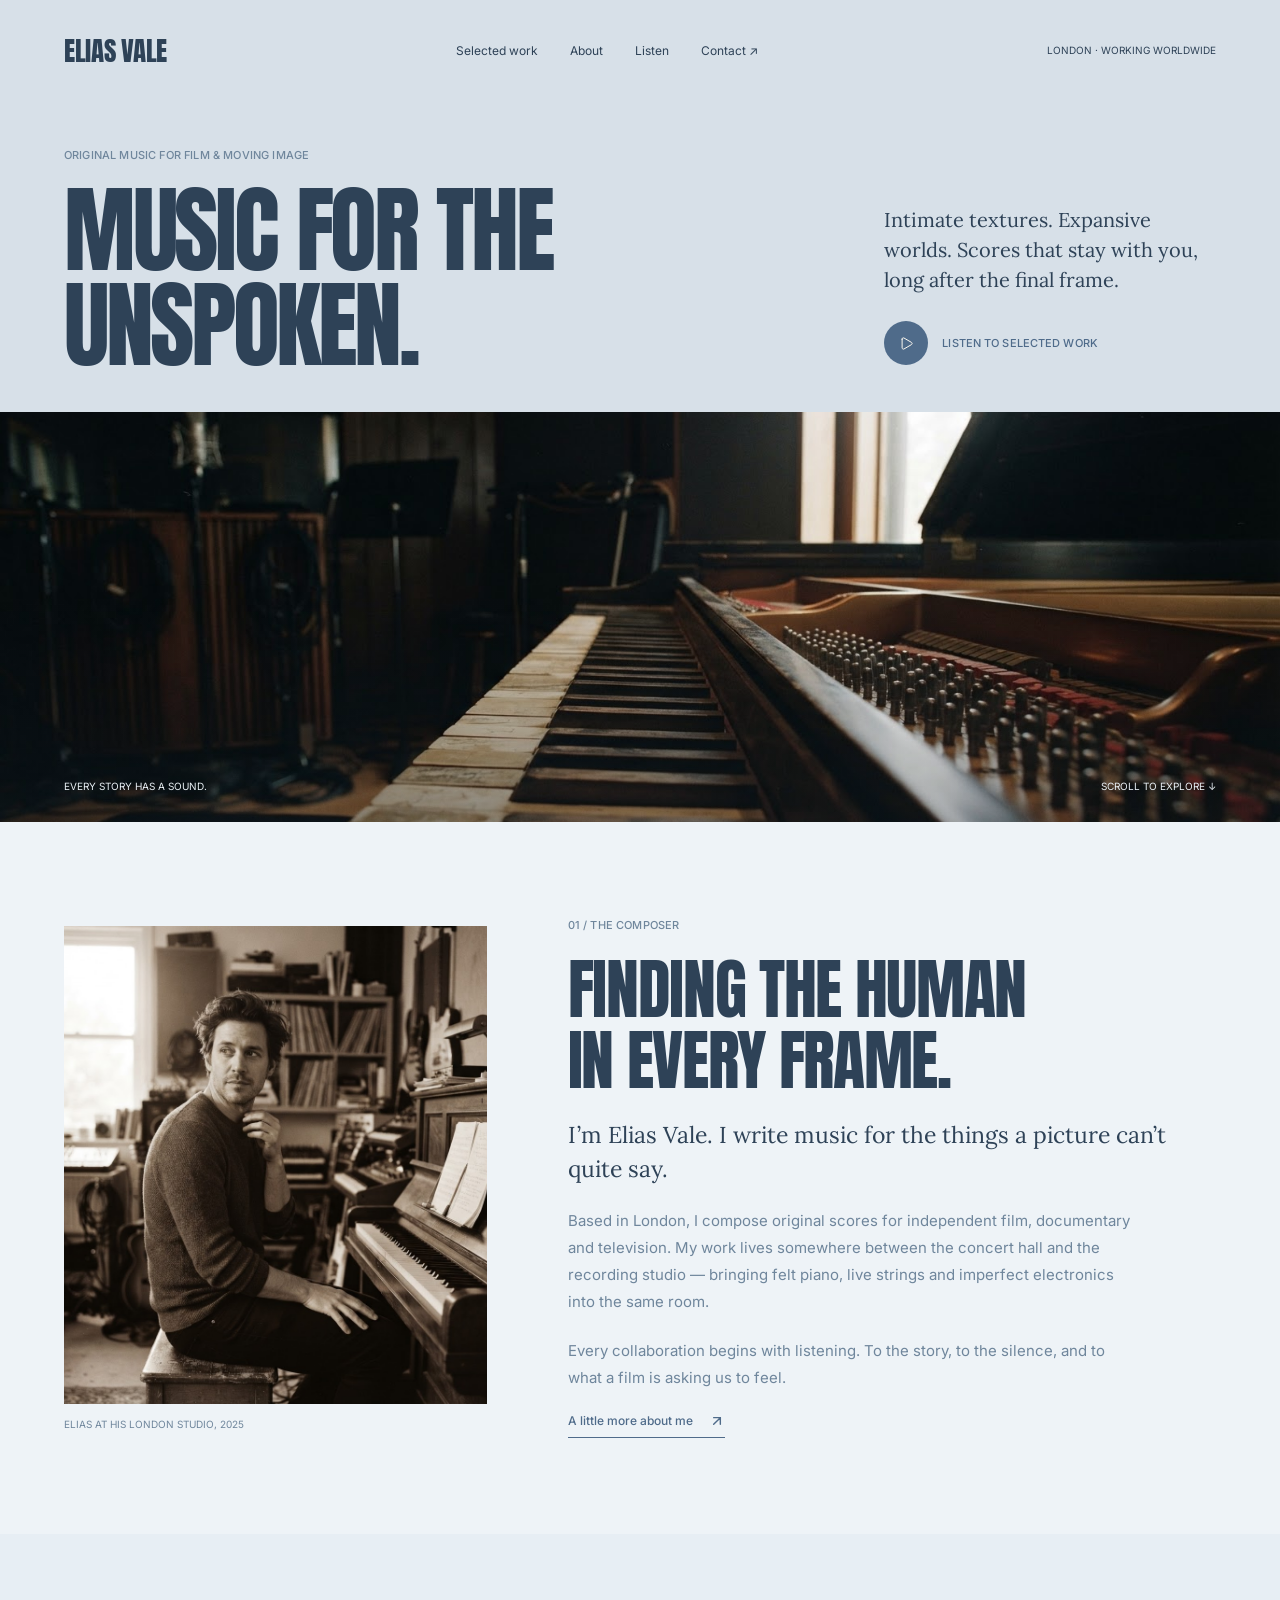
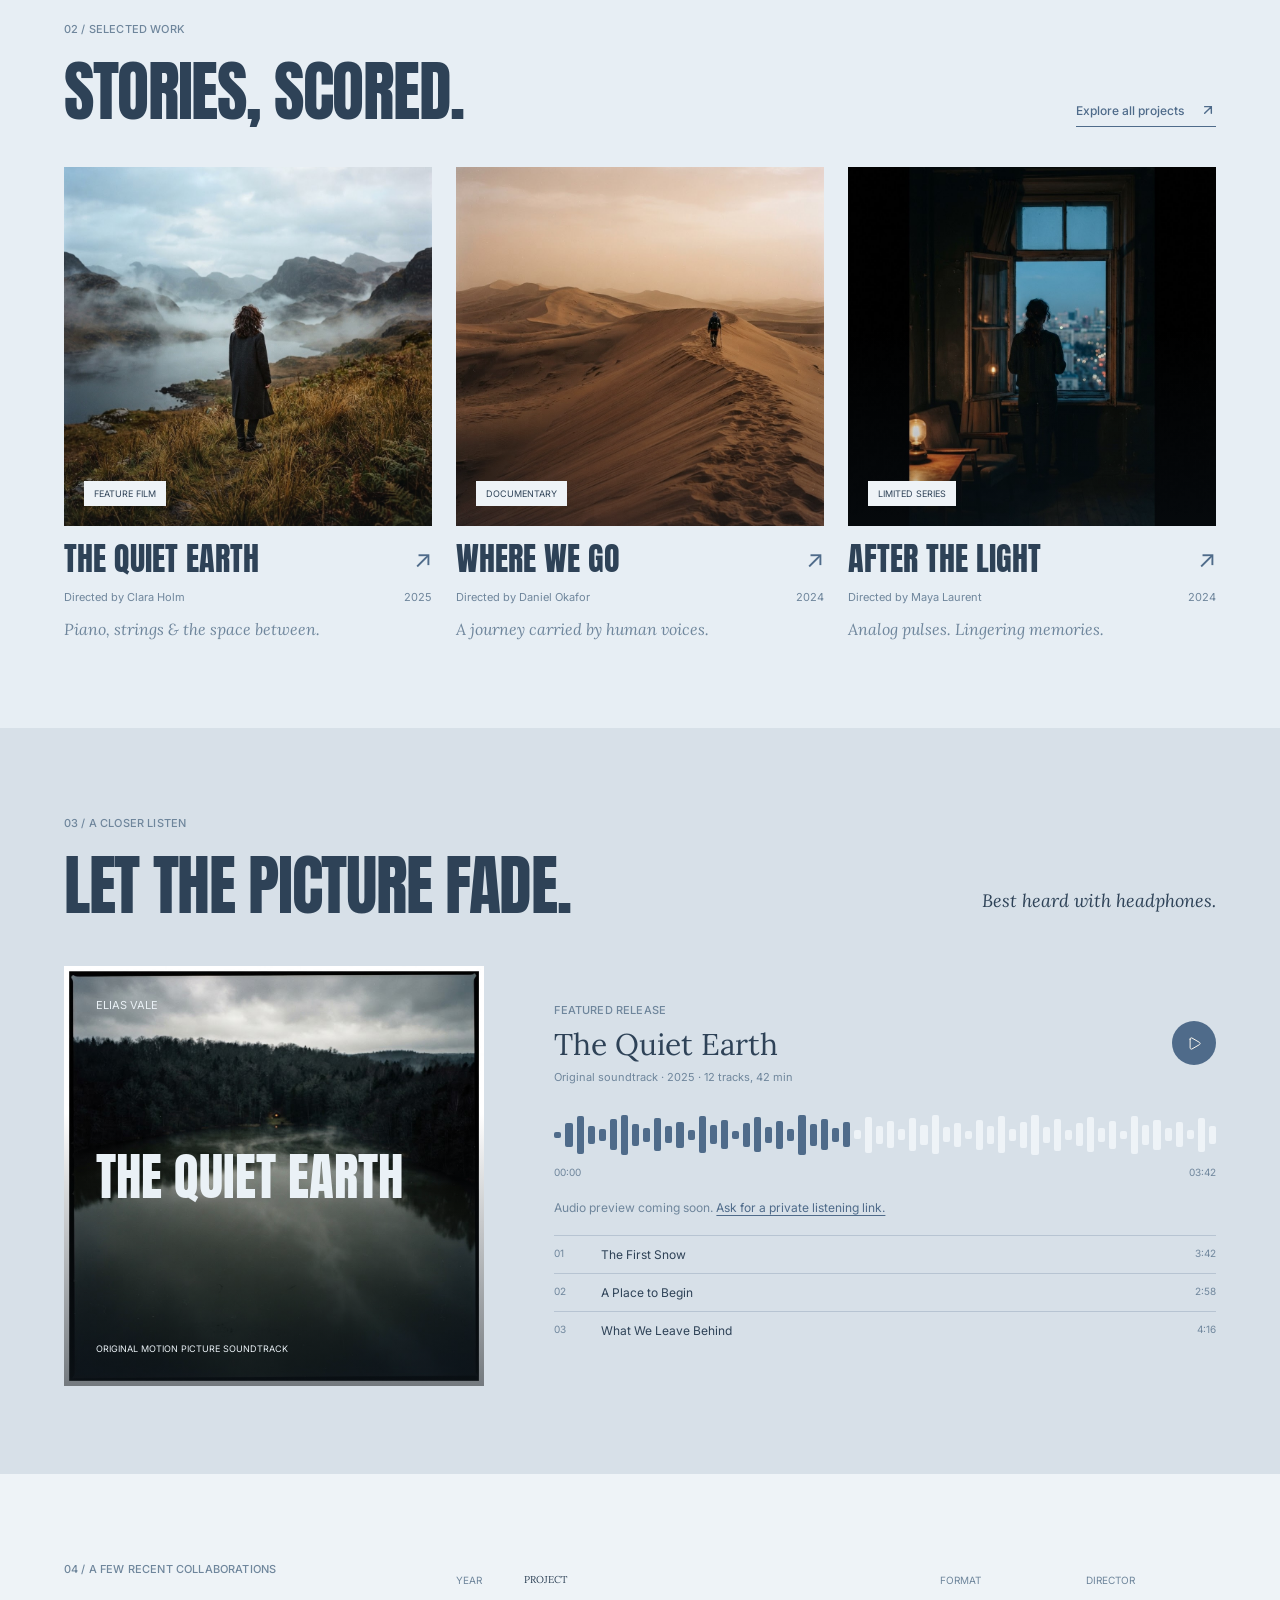
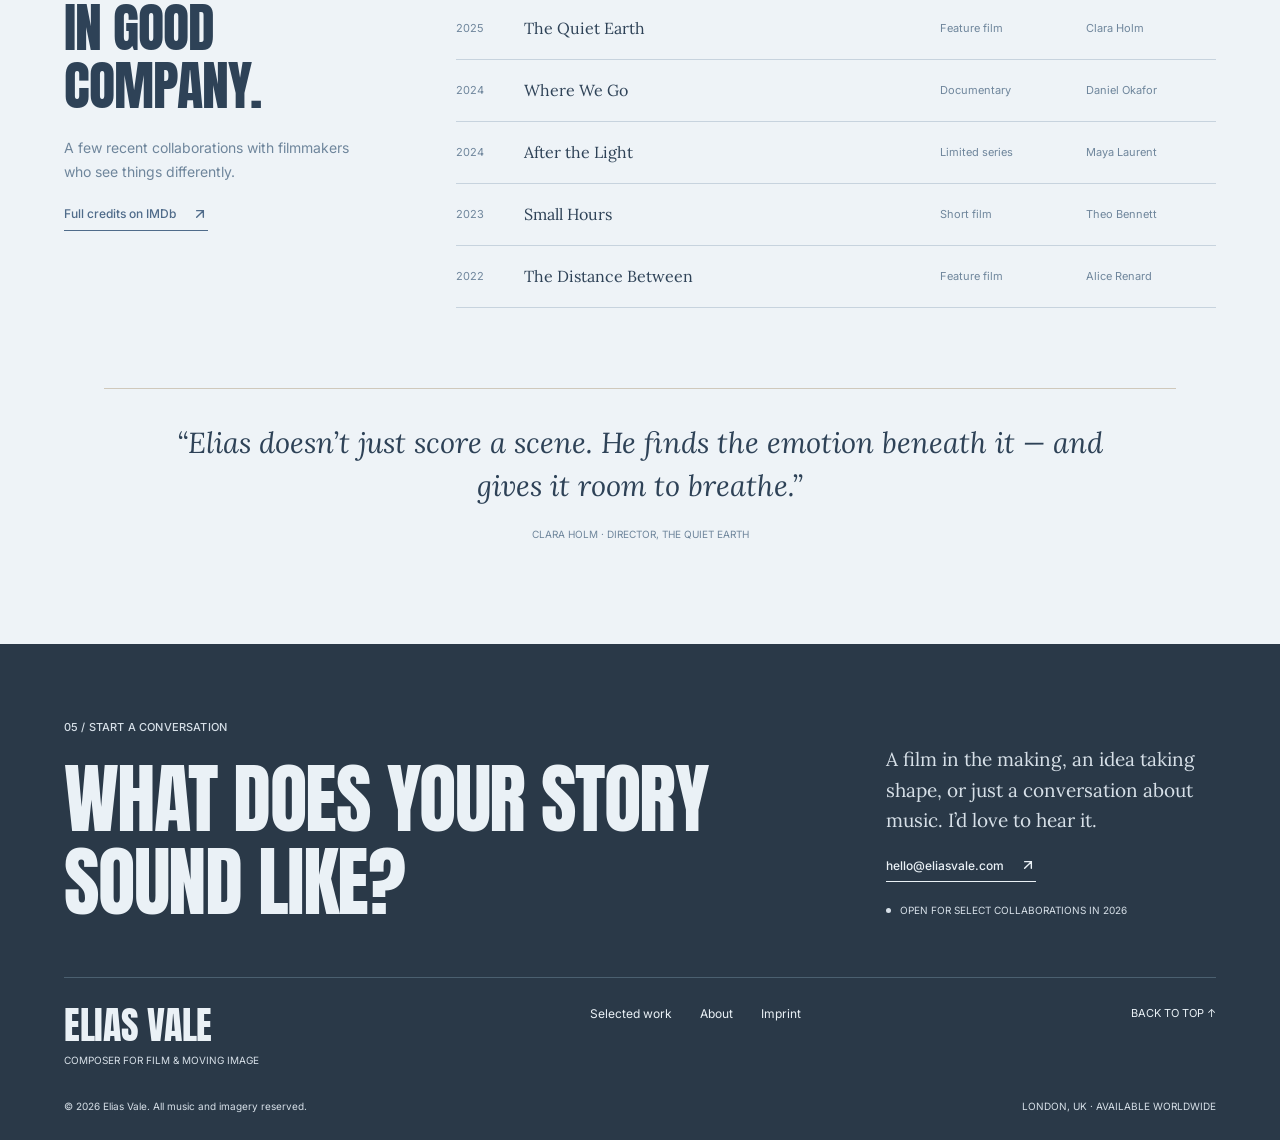
<file: index.html>
<!doctype html>
<html lang="en">
  <head>
    <meta charset="utf-8">
    <meta name="viewport" content="width=device-width, initial-scale=1">
    <meta name="theme-color" content="#d7e0e8">
    <meta name="description" content="Elias Vale composes original music for film and moving image. Intimate textures, expansive worlds, and scores that stay with you.">
    <title>Elias Vale — Composer for Film &amp; Moving Image</title>
    <link rel="preconnect" href="https://fonts.googleapis.com">
    <link rel="preconnect" href="https://fonts.gstatic.com" crossorigin>
    <link href="https://fonts.googleapis.com/css2?family=Anton&family=Inter:wght@400;500;600&family=Lora:ital,wght@0,400;0,500;1,400&display=swap" rel="stylesheet">
    <link rel="stylesheet" href="styles.css">
    <script src="script.js" defer></script>
  </head>
  <body>
    <header class="site-header" id="top">
      <a class="wordmark" href="#top" aria-label="Elias Vale, home">ELIAS VALE</a>
      <p class="header-location">LONDON · WORKING WORLDWIDE</p>
      <nav class="main-nav" aria-label="Main navigation">
        <a href="#work">Selected work</a>
        <a href="#about">About</a>
        <a href="#listen">Listen</a>
        <a href="#contact">Contact <span aria-hidden="true">↗</span></a>
      </nav>
    </header>

    <main>
      <section class="opening" aria-labelledby="hero-title">
        <div class="hero-copy">
          <div class="hero-title">
            <p class="eyebrow">ORIGINAL MUSIC FOR FILM &amp; MOVING IMAGE</p>
            <h1 id="hero-title">MUSIC FOR THE UNSPOKEN.</h1>
          </div>
          <div class="hero-invitation">
            <p>Intimate textures. Expansive worlds. Scores that stay with you, long after the final frame.</p>
            <a class="listen-link" href="#listen">
              <span class="round-icon" aria-hidden="true"><img src="assets/play.svg" alt=""></span>
              <span>LISTEN TO SELECTED WORK</span>
            </a>
          </div>
        </div>
        <figure class="hero-image">
          <img src="assets/piano-detail.jpg" alt="An open grand piano in a softly lit recording studio">
          <figcaption>
            <span>EVERY STORY HAS A SOUND.</span>
            <a href="#about">SCROLL TO EXPLORE <span aria-hidden="true">↓</span></a>
          </figcaption>
        </figure>
      </section>

      <section class="about section-pad" id="about" aria-labelledby="about-title">
        <figure class="portrait">
          <img src="assets/composer-portrait.jpg" alt="Composer Elias Vale seated at a piano in his London studio">
          <figcaption>ELIAS AT HIS LONDON STUDIO, 2025</figcaption>
        </figure>
        <div class="about-copy">
          <p class="eyebrow">01 / THE COMPOSER</p>
          <h2 id="about-title">FINDING THE HUMAN<br>IN EVERY FRAME.</h2>
          <p class="lead">I’m Elias Vale. I write music for the things a picture can’t quite say.</p>
          <p>Based in London, I compose original scores for independent film, documentary and television. My work lives somewhere between the concert hall and the recording studio — bringing felt piano, live strings and imperfect electronics into the same room.</p>
          <p>Every collaboration begins with listening. To the story, to the silence, and to what a film is asking us to feel.</p>
          <a class="text-link" href="#contact">A little more about me <img src="assets/arrow-up-right.svg" alt=""></a>
        </div>
      </section>

      <section class="work section-pad" id="work" aria-labelledby="work-title">
        <div class="section-heading">
          <div>
            <p class="eyebrow">02 / SELECTED WORK</p>
            <h2 id="work-title">STORIES, SCORED.</h2>
          </div>
          <a class="text-link" href="#credits">Explore all projects <img src="assets/arrow-up-right.svg" alt=""></a>
        </div>
        <div class="project-grid">
          <article class="project-card">
            <a class="project-art" href="#credits" aria-label="View The Quiet Earth project credits">
              <img src="assets/film-quiet-earth.jpg" alt="A lone figure looks out over a misty mountain lake">
              <span class="category">FEATURE FILM</span>
            </a>
            <h3><a href="#credits">THE QUIET EARTH</a><span aria-hidden="true">↗</span></h3>
            <p class="project-meta"><span>Directed by Clara Holm</span><span>2025</span></p>
            <p class="project-note">Piano, strings &amp; the space between.</p>
          </article>
          <article class="project-card">
            <a class="project-art" href="#credits" aria-label="View Where We Go project credits">
              <img src="assets/film-where-we-go.jpg" alt="A solitary traveler crossing a wide desert landscape">
              <span class="category">DOCUMENTARY</span>
            </a>
            <h3><a href="#credits">WHERE WE GO</a><span aria-hidden="true">↗</span></h3>
            <p class="project-meta"><span>Directed by Daniel Okafor</span><span>2024</span></p>
            <p class="project-note">A journey carried by human voices.</p>
          </article>
          <article class="project-card">
            <a class="project-art" href="#credits" aria-label="View After the Light project credits">
              <img src="assets/film-after-light.jpg" alt="A figure framed by a blue-lit doorway at night">
              <span class="category">LIMITED SERIES</span>
            </a>
            <h3><a href="#credits">AFTER THE LIGHT</a><span aria-hidden="true">↗</span></h3>
            <p class="project-meta"><span>Directed by Maya Laurent</span><span>2024</span></p>
            <p class="project-note">Analog pulses. Lingering memories.</p>
          </article>
        </div>
      </section>

      <section class="listening section-pad" id="listen" aria-labelledby="listen-title">
        <div class="section-heading listening-heading">
          <div>
            <p class="eyebrow">03 / A CLOSER LISTEN</p>
            <h2 id="listen-title">LET THE PICTURE FADE.</h2>
          </div>
          <p class="section-aside">Best heard with headphones.</p>
        </div>
        <div class="release">
          <div class="album-art" role="img" aria-label="The Quiet Earth original motion picture soundtrack cover">
            <img src="assets/album-quiet-earth.jpg" alt="">
            <span class="album-name">ELIAS VALE</span>
            <span class="album-title">THE QUIET EARTH</span>
            <span class="album-subtitle">ORIGINAL MOTION PICTURE SOUNDTRACK</span>
          </div>
          <div class="player">
            <div class="release-info">
              <div>
                <p class="eyebrow">FEATURED RELEASE</p>
                <h3>The Quiet Earth</h3>
                <p class="release-meta">Original soundtrack · 2025 · 12 tracks, 42 min</p>
              </div>
              <button class="round-icon player-button" type="button" aria-label="Scroll to audio preview information">
                <img src="assets/play.svg" alt="">
              </button>
            </div>
            <div class="waveform" aria-hidden="true"></div>
            <div class="track-times"><span>00:00</span><span>03:42</span></div>
            <p class="preview-note" role="status">Audio preview coming soon. <a href="mailto:hello@eliasvale.com">Ask for a private listening link.</a></p>
            <ol class="track-list">
              <li><span>01</span><span>The First Snow</span><time>3:42</time></li>
              <li><span>02</span><span>A Place to Begin</span><time>2:58</time></li>
              <li><span>03</span><span>What We Leave Behind</span><time>4:16</time></li>
            </ol>
          </div>
        </div>
      </section>

      <section class="credits section-pad" id="credits" aria-labelledby="credits-title">
        <div class="credits-intro">
          <p class="eyebrow">04 / A FEW RECENT COLLABORATIONS</p>
          <h2 id="credits-title">IN GOOD COMPANY.</h2>
          <p>A few recent collaborations with filmmakers who see things differently.</p>
          <a class="text-link" href="#contact">Full credits on IMDb <img src="assets/arrow-up-right.svg" alt=""></a>
        </div>
        <div class="credit-table" role="table" aria-label="Selected film credits">
          <div class="credit-row credit-header" role="row">
            <span role="columnheader">YEAR</span><span role="columnheader">PROJECT</span><span role="columnheader">FORMAT</span><span role="columnheader">DIRECTOR</span>
          </div>
          <div class="credit-row" role="row"><span>2025</span><span>The Quiet Earth</span><span>Feature film</span><span>Clara Holm</span></div>
          <div class="credit-row" role="row"><span>2024</span><span>Where We Go</span><span>Documentary</span><span>Daniel Okafor</span></div>
          <div class="credit-row" role="row"><span>2024</span><span>After the Light</span><span>Limited series</span><span>Maya Laurent</span></div>
          <div class="credit-row" role="row"><span>2023</span><span>Small Hours</span><span>Short film</span><span>Theo Bennett</span></div>
          <div class="credit-row" role="row"><span>2022</span><span>The Distance Between</span><span>Feature film</span><span>Alice Renard</span></div>
        </div>
        <blockquote class="director-quote">
          <p>“Elias doesn’t just score a scene. He finds the emotion beneath it — and gives it room to breathe.”</p>
          <cite>CLARA HOLM · DIRECTOR, THE QUIET EARTH</cite>
        </blockquote>
      </section>

      <section class="contact section-pad" id="contact" aria-labelledby="contact-title">
        <div class="contact-main">
          <div class="contact-heading">
            <p class="eyebrow">05 / START A CONVERSATION</p>
            <h2 id="contact-title">WHAT DOES YOUR STORY SOUND LIKE?</h2>
          </div>
          <div class="contact-copy">
            <p>A film in the making, an idea taking shape, or just a conversation about music. I’d love to hear it.</p>
            <a class="text-link text-link-light" href="mailto:hello@eliasvale.com">hello@eliasvale.com <img src="assets/arrow-up-right-light.svg" alt=""></a>
            <p class="availability"><img src="assets/availability.svg" alt=""><span>OPEN FOR SELECT COLLABORATIONS IN 2026</span></p>
          </div>
        </div>
        <div class="footer-divider"></div>
        <div class="footer-main">
          <div class="footer-brand">
            <a class="wordmark" href="#top">ELIAS VALE</a>
            <p>COMPOSER FOR FILM &amp; MOVING IMAGE</p>
          </div>
          <nav class="footer-nav" aria-label="Footer navigation">
            <a href="#work">Selected work</a>
            <a href="#about">About</a>
            <a href="imprint.html">Imprint</a>
          </nav>
          <a class="back-to-top" href="#top">BACK TO TOP ↑</a>
        </div>
        <div class="colophon">
          <span>© 2026 Elias Vale. All music and imagery reserved.</span>
          <span>LONDON, UK · AVAILABLE WORLDWIDE</span>
        </div>
      </section>
    </main>
  </body>
</html>
</file>
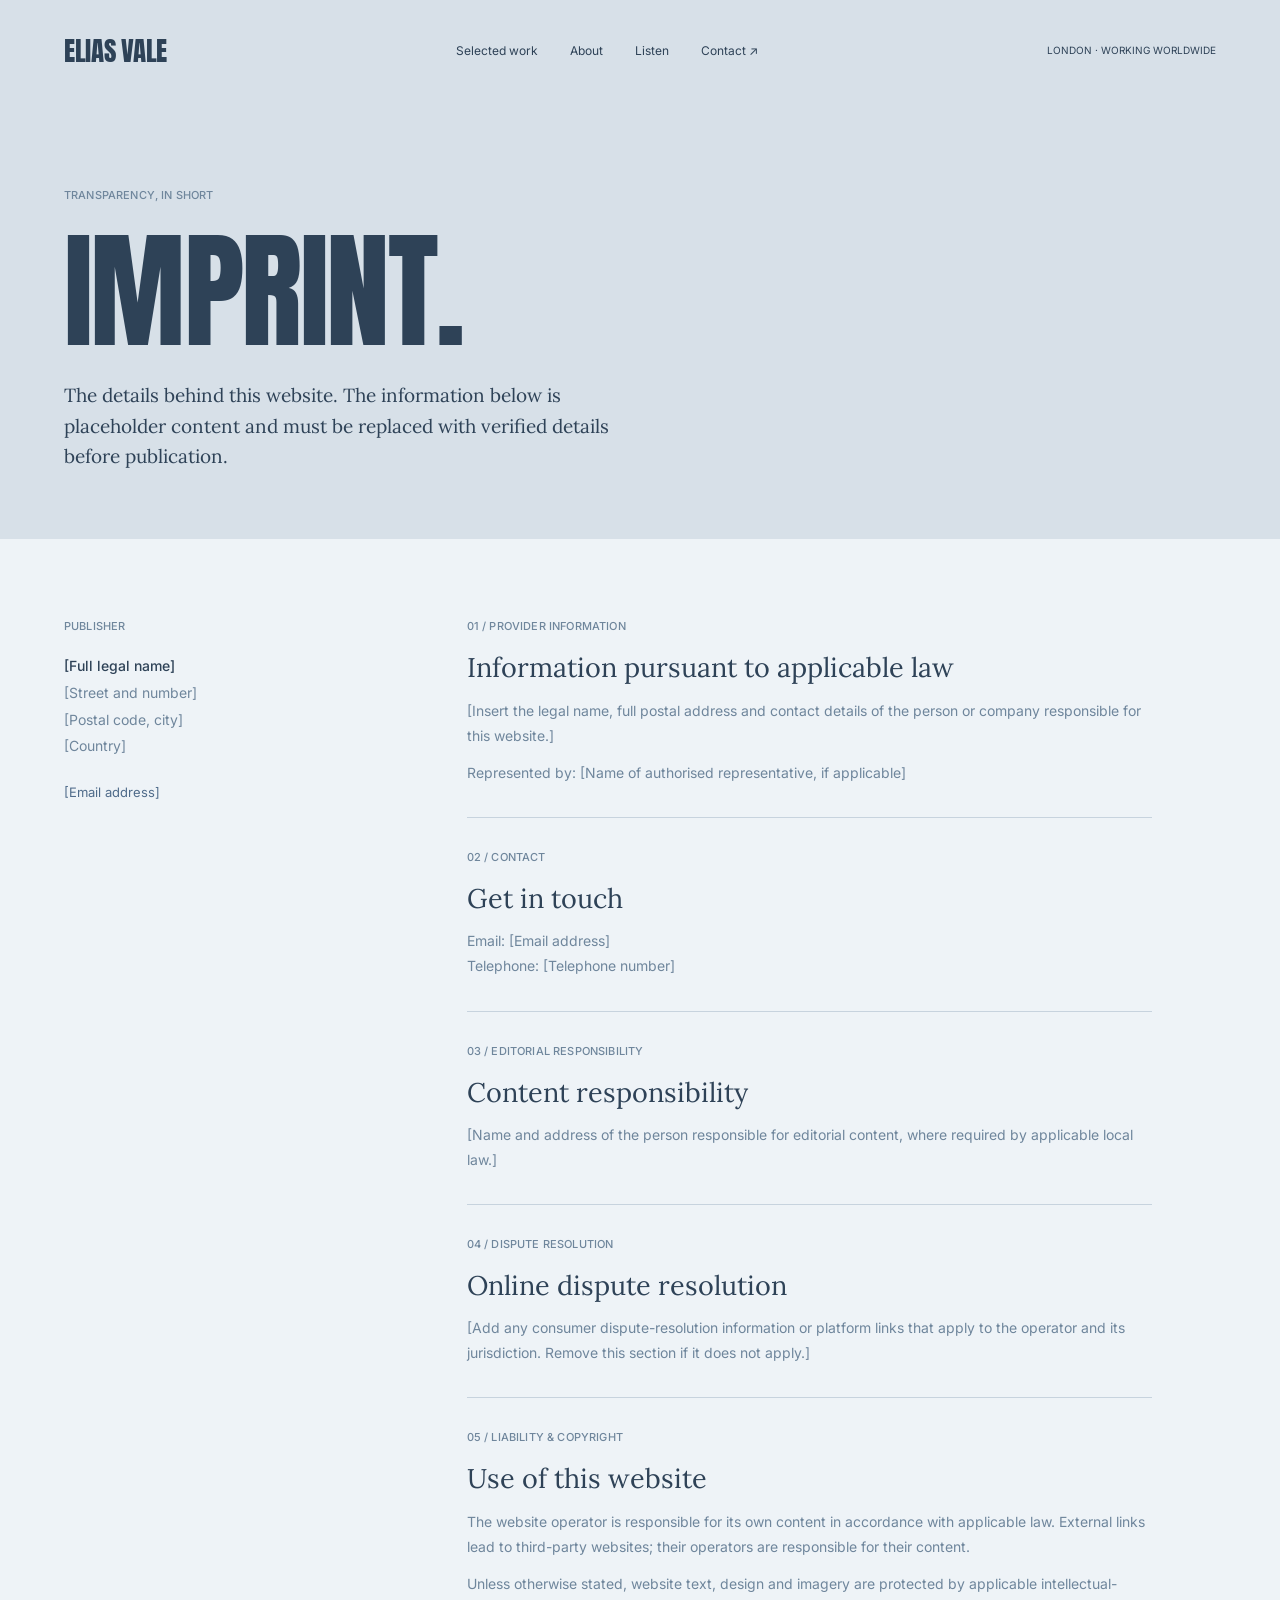
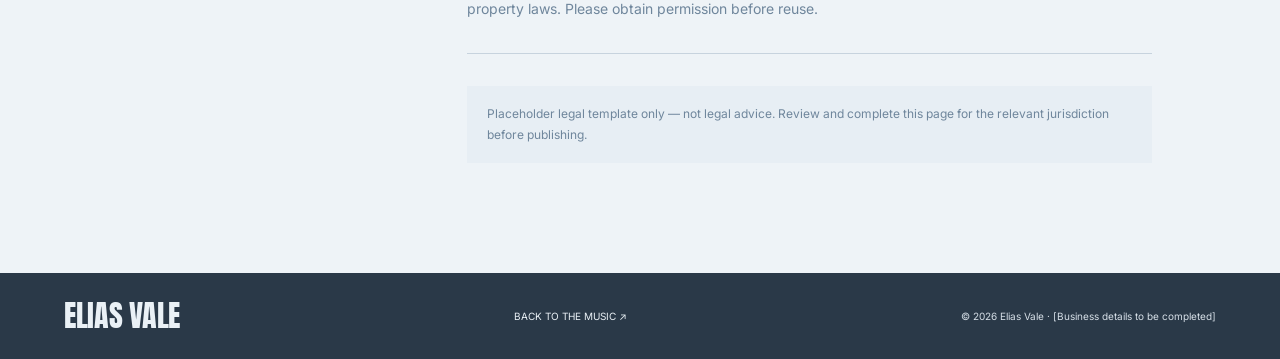
<file: imprint.html>
<!doctype html>
<html lang="en">
  <head>
    <meta charset="utf-8">
    <meta name="viewport" content="width=device-width, initial-scale=1">
    <meta name="theme-color" content="#d7e0e8">
    <meta name="description" content="Imprint and legal information for Elias Vale, composer for film and moving image.">
    <title>Imprint — Elias Vale</title>
    <link rel="preconnect" href="https://fonts.googleapis.com">
    <link rel="preconnect" href="https://fonts.gstatic.com" crossorigin>
    <link href="https://fonts.googleapis.com/css2?family=Anton&family=Inter:wght@400;500;600&family=Lora:ital,wght@0,400;0,500;1,400&display=swap" rel="stylesheet">
    <link rel="stylesheet" href="styles.css">
  </head>
  <body>
    <header class="site-header" id="top">
      <a class="wordmark" href="index.html" aria-label="Elias Vale, home">ELIAS VALE</a>
      <p class="header-location">LONDON · WORKING WORLDWIDE</p>
      <nav class="main-nav" aria-label="Main navigation">
        <a href="index.html#work">Selected work</a>
        <a href="index.html#about">About</a>
        <a href="index.html#listen">Listen</a>
        <a href="index.html#contact">Contact <span aria-hidden="true">↗</span></a>
      </nav>
    </header>
    <main class="imprint-page">
      <section class="imprint-hero">
        <p class="eyebrow">TRANSPARENCY, IN SHORT</p>
        <h1>IMPRINT.</h1>
        <p class="imprint-intro">The details behind this website. The information below is placeholder content and must be replaced with verified details before publication.</p>
      </section>
      <div class="imprint-content">
        <aside class="imprint-address">
          <p class="eyebrow">PUBLISHER</p>
          <address>
            <strong>[Full legal name]</strong><br>
            [Street and number]<br>
            [Postal code, city]<br>
            [Country]
          </address>
          <p class="address-contact">[Email address]</p>
        </aside>
        <div class="legal-sections">
          <section>
            <p class="eyebrow">01 / PROVIDER INFORMATION</p>
            <h2>Information pursuant to applicable law</h2>
            <p>[Insert the legal name, full postal address and contact details of the person or company responsible for this website.]</p>
            <p>Represented by: [Name of authorised representative, if applicable]</p>
          </section>
          <section>
            <p class="eyebrow">02 / CONTACT</p>
            <h2>Get in touch</h2>
            <p>Email: [Email address]<br>Telephone: [Telephone number]</p>
          </section>
          <section>
            <p class="eyebrow">03 / EDITORIAL RESPONSIBILITY</p>
            <h2>Content responsibility</h2>
            <p>[Name and address of the person responsible for editorial content, where required by applicable local law.]</p>
          </section>
          <section>
            <p class="eyebrow">04 / DISPUTE RESOLUTION</p>
            <h2>Online dispute resolution</h2>
            <p>[Add any consumer dispute-resolution information or platform links that apply to the operator and its jurisdiction. Remove this section if it does not apply.]</p>
          </section>
          <section>
            <p class="eyebrow">05 / LIABILITY &amp; COPYRIGHT</p>
            <h2>Use of this website</h2>
            <p>The website operator is responsible for its own content in accordance with applicable law. External links lead to third-party websites; their operators are responsible for their content.</p>
            <p>Unless otherwise stated, website text, design and imagery are protected by applicable intellectual-property laws. Please obtain permission before reuse.</p>
          </section>
          <p class="placeholder-note">Placeholder legal template only — not legal advice. Review and complete this page for the relevant jurisdiction before publishing.</p>
        </div>
      </div>
    </main>
    <footer class="imprint-footer">
      <a class="wordmark" href="index.html">ELIAS VALE</a>
      <a href="index.html">BACK TO THE MUSIC ↗</a>
      <span>© 2026 Elias Vale · [Business details to be completed]</span>
    </footer>
  </body>
</html>
</file>
<file: styles.css>
:root {
  color-scheme: light;
  --paper: #eef3f7;
  --mist: #d7e0e8;
  --section: #e7eef4;
  --ink: #2e4257;
  --blue: #4f6b8a;
  --muted: #6f869c;
  --rule: #c7d3de;
  --night: #2a3948;
  --white: #eaf1f6;
  --display: "Anton", Impact, sans-serif;
  --sans: "Inter", Arial, sans-serif;
  --serif: "Lora", Georgia, serif;
  font-family: var(--sans);
  color: var(--ink);
  background: var(--paper);
  font-synthesis: none;
  text-rendering: optimizeLegibility;
}

* { box-sizing: border-box; }
html { scroll-behavior: smooth; scroll-padding-top: 24px; }
body { margin: 0; min-width: 320px; }
a { color: inherit; text-decoration: none; }
button { font: inherit; }
img { display: block; max-width: 100%; }
figure, h1, h2, h3, p { margin: 0; }

.site-header {
  min-height: 100px;
  padding: 0 5%;
  display: flex;
  align-items: center;
  justify-content: space-between;
  gap: 30px;
  background: var(--mist);
}
.wordmark { font: 27px/1 var(--display); letter-spacing: -.3px; white-space: nowrap; }
.header-location { order: 3; font-size: 10px; white-space: nowrap; }
.main-nav { display: flex; align-items: center; gap: clamp(18px, 2.5vw, 36px); font-size: 12px; }
.main-nav a, .footer-nav a, .back-to-top { transition: opacity .2s ease; }
.main-nav a:hover, .footer-nav a:hover, .back-to-top:hover { opacity: .65; }

.opening { background: var(--mist); }
.hero-copy {
  display: grid;
  grid-template-columns: minmax(0, 2.3fr) minmax(250px, 1fr);
  align-items: end;
  gap: 5%;
  padding: 48px 5% 40px;
}
.hero-title { min-width: 0; }
.eyebrow { color: var(--muted); font-size: 11px; font-weight: 500; letter-spacing: .015em; }
.hero-title h1 {
  margin-top: 20px;
  font: clamp(66px, 7.5vw, 108px)/.99 var(--display);
  letter-spacing: -.035em;
  max-width: 850px;
}
.hero-invitation { display: flex; flex-direction: column; gap: 26px; padding-bottom: 7px; }
.hero-invitation > p { max-width: 390px; font: 20px/1.5 var(--serif); }
.listen-link { display: flex; align-items: center; gap: 14px; color: var(--blue); font-size: 11px; font-weight: 500; letter-spacing: .01em; }
.round-icon {
  width: 44px;
  height: 44px;
  flex: 0 0 44px;
  display: grid;
  place-items: center;
  padding: 0;
  border: 0;
  border-radius: 50%;
  background: var(--blue);
  color: var(--white);
}
.round-icon img { width: 15px; height: 15px; }
.hero-image { position: relative; height: clamp(290px, 32vw, 460px); overflow: hidden; }
.hero-image::after, .project-art::after { position: absolute; inset: 45% 0 0; content: ""; pointer-events: none; background: linear-gradient(transparent, rgb(15 26 35 / 33%)); }
.hero-image > img { width: 100%; height: 100%; object-fit: cover; object-position: center 54%; }
.hero-image figcaption {
  position: absolute;
  z-index: 1;
  inset: auto 5% 30px;
  display: flex;
  justify-content: space-between;
  color: var(--white);
  font-size: 10px;
}
.hero-image figcaption a { transition: opacity .2s; }
.hero-image figcaption a:hover { opacity: .75; }

.section-pad { padding: 88px 5%; }
.about { display: grid; grid-template-columns: minmax(320px, .75fr) 1.15fr; align-items: center; gap: 7%; padding-top: 96px; padding-bottom: 96px; }
.portrait img { width: 100%; height: 478px; object-fit: cover; object-position: center 39%; }
.portrait figcaption { margin-top: 14px; color: var(--muted); font-size: 10px; }
.about-copy { display: flex; flex-direction: column; align-items: flex-start; gap: 22px; }
.about-copy h2, .section-heading h2, .credits-intro h2, .contact h2, .imprint-hero h1 {
  font: 66px/1.08 var(--display);
  letter-spacing: -.02em;
}
.about-copy .lead { font: 23px/1.45 var(--serif); }
.about-copy > p:not(.eyebrow):not(.lead) { max-width: 570px; color: var(--muted); font-size: 15px; line-height: 1.8; }
.text-link { display: inline-flex; width: fit-content; align-items: center; gap: 16px; padding-bottom: 8px; border-bottom: 1px solid var(--blue); color: var(--blue); font-size: 12px; font-weight: 500; }
.text-link img { width: 16px; height: 16px; }
.text-link:hover { opacity: .72; }

.work { background: var(--section); }
.section-heading { display: flex; align-items: flex-end; justify-content: space-between; gap: 30px; margin-bottom: 40px; }
.section-heading h2 { margin-top: 20px; }
.project-grid { display: grid; grid-template-columns: repeat(3, minmax(0, 1fr)); gap: 24px; }
.project-card { min-width: 0; }
.project-art { position: relative; display: block; height: clamp(260px, 28vw, 398px); overflow: hidden; }
.project-art > img { width: 100%; height: 100%; object-fit: cover; transition: transform .6s cubic-bezier(.2,.7,.2,1); }
.project-art:hover > img { transform: scale(1.035); }
.category { position: absolute; z-index: 1; bottom: 20px; left: 20px; padding: 7px 10px; background: var(--paper); font-size: 9px; }
.project-card h3 { display: flex; align-items: center; justify-content: space-between; gap: 12px; margin-top: 14px; font: 32px/1.2 var(--display); }
.project-card h3 > span { color: var(--blue); font: 24px/1 var(--sans); }
.project-card h3 a:hover { color: var(--blue); }
.project-meta { display: flex; justify-content: space-between; gap: 16px; margin-top: 12px; color: var(--muted); font-size: 11px; }
.project-note { margin-top: 14px; color: var(--muted); font: italic 16px/1.4 var(--serif); }

.listening { background: var(--mist); }
.listening-heading { margin-bottom: 44px; }
.listening-heading h2 { white-space: nowrap; }
.section-aside { padding-bottom: 10px; font: italic 18px var(--serif); }
.release { display: grid; grid-template-columns: minmax(290px, 420px) minmax(0, 1fr); align-items: center; gap: clamp(34px, 5.5vw, 80px); }
.album-art {
  position: relative;
  display: flex;
  width: 100%;
  aspect-ratio: 1;
  flex-direction: column;
  justify-content: space-between;
  overflow: hidden;
  padding: 32px;
  color: var(--white);
  background: var(--night);
}
.album-art > img { position: absolute; inset: 0; width: 100%; height: 100%; object-fit: cover; }
.album-art::after { position: absolute; inset: 35% 0 0; content: ""; background: linear-gradient(transparent, rgb(16 26 34 / 58%)); }
.album-name, .album-title, .album-subtitle { position: relative; z-index: 1; }
.album-name { font-size: 11px; }
.album-title { font: clamp(34px, 4vw, 54px)/1.08 var(--display); }
.album-subtitle { font-size: 9px; }
.player { min-width: 0; }
.release-info { display: flex; align-items: center; justify-content: space-between; gap: 18px; }
.release-info h3 { margin-top: 9px; font: 30px/1.2 var(--serif); }
.release-meta { margin-top: 8px; color: var(--muted); font-size: 11px; }
.player-button { cursor: pointer; transition: transform .2s ease; }
.player-button:hover { transform: scale(1.06); }
.waveform { height: 46px; display: flex; align-items: center; gap: 4px; margin-top: 28px; }
.waveform span { flex: 1; min-width: 2px; border-radius: 2px; background: var(--blue); }
.waveform span:nth-child(n+28) { background: var(--paper); }
.track-times { display: flex; justify-content: space-between; margin-top: 8px; color: var(--muted); font-size: 10px; }
.preview-note { margin-top: 22px; color: var(--muted); font-size: 12px; }
.preview-note a { color: var(--blue); text-decoration: underline; text-underline-offset: 3px; }
.track-list { padding: 0; margin: 20px 0 0; list-style: none; }
.track-list li { display: grid; grid-template-columns: 35px minmax(0, 1fr) auto; gap: 12px; padding: 11px 0; border-top: 1px solid rgb(79 107 138 / 24%); font-size: 12px; }
.track-list li > span:first-child, .track-list time { color: var(--muted); font-size: 10px; }

.credits { display: grid; grid-template-columns: minmax(200px, 300px) minmax(0, 1fr); gap: 64px 8%; }
.credits-intro { display: flex; flex-direction: column; align-items: flex-start; gap: 22px; }
.credits-intro h2 { font-size: 54px; }
.credits-intro > p:not(.eyebrow) { color: var(--muted); font-size: 14px; line-height: 1.7; }
.credit-table { align-self: center; min-width: 0; }
.credit-row { display: grid; grid-template-columns: 52px minmax(130px, 1fr) minmax(105px, 130px) minmax(105px, 130px); align-items: center; gap: 16px; min-height: 62px; border-bottom: 1px solid var(--rule); }
.credit-row > span:nth-child(1), .credit-row > span:nth-child(3), .credit-row > span:nth-child(4) { color: var(--muted); font-size: 11px; }
.credit-row > span:nth-child(2) { font: 16px var(--serif); }
.credit-header { min-height: 36px; border: 0; }
.credit-header > span { font-size: 10px !important; }
.director-quote { grid-column: 1 / -1; display: flex; flex-direction: column; align-items: center; gap: 20px; padding: 32px 0 0; border-top: 1px solid #cfc8bb; text-align: center; }
.director-quote p { max-width: 960px; font: italic 29px/1.5 var(--serif); }
.director-quote cite { color: var(--muted); font-size: 10px; font-style: normal; }

.contact { padding-top: 76px; padding-bottom: 28px; color: var(--white); background: var(--night); }
.contact-main { display: grid; grid-template-columns: minmax(0, 1.8fr) minmax(260px, .8fr); align-items: end; gap: 7%; padding-bottom: 54px; }
.contact .eyebrow, .contact-copy, .footer-brand > p, .colophon { color: var(--mist); }
.contact h2 { margin-top: 24px; font-size: clamp(58px, 6vw, 86px); line-height: 1.08; }
.contact-copy { display: flex; flex-direction: column; align-items: flex-start; gap: 22px; padding-bottom: 7px; }
.contact-copy > p:first-child { font: 19px/1.6 var(--serif); }
.text-link-light { border-color: var(--white); color: var(--white); }
.availability { display: flex; align-items: center; gap: 9px; font-size: 10px; }
.availability img { width: 5px; height: 5px; }
.footer-divider { height: 1px; background: #4b6070; }
.footer-main { display: flex; align-items: flex-start; justify-content: space-between; gap: 26px; padding: 28px 0 34px; }
.footer-brand .wordmark { display: inline-block; font-size: 38px; }
.footer-brand > p { margin-top: 9px; font-size: 10px; }
.footer-nav { display: flex; gap: 28px; font-size: 12px; }
.back-to-top { font-size: 11px; }
.colophon { display: flex; justify-content: space-between; gap: 20px; font-size: 10px; }

.imprint-page { min-height: calc(100vh - 100px); background: var(--paper); }
.imprint-hero { padding: 88px 5% 68px; background: var(--mist); }
.imprint-hero h1 { margin-top: 20px; font-size: clamp(76px, 10vw, 130px); }
.imprint-intro { max-width: 580px; margin-top: 20px; font: 19px/1.6 var(--serif); }
.imprint-content { display: grid; grid-template-columns: minmax(220px, .6fr) minmax(0, 1.4fr); gap: 10%; padding: 80px 10% 110px 5%; }
.imprint-address { align-self: start; position: sticky; top: 28px; }
.imprint-address address { margin: 20px 0 24px; color: var(--muted); font-size: 14px; font-style: normal; line-height: 1.9; }
.imprint-address address strong { color: var(--ink); font-weight: 500; }
.address-contact { color: var(--blue); font-size: 13px; }
.legal-sections { max-width: 760px; }
.legal-sections section { padding: 0 0 32px; margin-bottom: 32px; border-bottom: 1px solid var(--rule); }
.legal-sections h2 { margin: 17px 0 12px; font: 27px/1.3 var(--serif); }
.legal-sections section > p:not(.eyebrow) { color: var(--muted); font-size: 14px; line-height: 1.8; }
.legal-sections section > p + p { margin-top: 12px; }
.legal-sections section a { color: var(--blue); text-decoration: underline; text-underline-offset: 3px; }
.placeholder-note { padding: 18px 20px; background: var(--section); color: var(--muted); font-size: 12px; line-height: 1.7; }
.imprint-footer { display: flex; align-items: center; justify-content: space-between; gap: 20px; padding: 28px 5%; color: var(--white); background: var(--night); }
.imprint-footer .wordmark { font-size: 30px; }
.imprint-footer > a:nth-child(2), .imprint-footer > span { font-size: 10px; }
.imprint-footer > span { color: var(--mist); text-align: right; }

:focus-visible { outline: 2px solid currentColor; outline-offset: 4px; }
@media (max-width: 900px) {
  .site-header { min-height: 88px; padding-inline: 5%; gap: 20px; }
  .header-location { display: none; }
  .main-nav { margin-left: auto; }
  .hero-copy { grid-template-columns: minmax(0, 1.7fr) minmax(220px, 1fr); }
  .hero-title h1 { font-size: clamp(62px, 8.6vw, 82px); }
  .about { grid-template-columns: minmax(250px, .85fr) 1fr; gap: 6%; }
  .portrait img { height: 400px; }
  .about-copy h2, .section-heading h2 { font-size: 52px; }
  .project-art { height: 300px; }
  .project-card h3 { font-size: 27px; }
  .release { grid-template-columns: minmax(250px, 360px) minmax(0, 1fr); gap: 34px; }
  .credits { grid-template-columns: 1fr; gap: 36px; }
  .credits-intro { max-width: 540px; }
  .director-quote { margin-top: 2px; }
}
@media (max-width: 640px) {
  .site-header { min-height: 0; display: flex; flex-direction: column; align-items: flex-start; gap: 17px; padding: 24px; }
  .site-header .wordmark { font-size: 27px; }
  .header-location { display: block; order: initial; margin-top: 1px; font-size: 10px; }
  .main-nav { width: 100%; gap: 0; justify-content: space-between; margin: 0; font-size: 12px; }
  .hero-copy { display: flex; flex-direction: column; align-items: stretch; gap: 28px; padding: 28px 24px 36px; }
  .eyebrow { font-size: 10px; }
  .hero-title h1 { max-width: 390px; margin-top: 18px; font-size: clamp(55px, 15vw, 70px); line-height: 1.05; letter-spacing: -.025em; }
  .hero-invitation { gap: 23px; }
  .hero-invitation > p { max-width: 360px; font-size: 18px; line-height: 1.5; }
  .hero-image { height: 260px; }
  .hero-image figcaption { inset: auto 24px 20px; font-size: 8px; }
  .section-pad { padding: 64px 24px; }
  .about { display: flex; flex-direction: column-reverse; align-items: stretch; gap: 34px; padding-top: 60px; padding-bottom: 64px; }
  .about-copy { gap: 19px; }
  .about-copy h2, .section-heading h2 { font-size: clamp(40px, 11vw, 54px); }
  .about-copy .lead { font-size: 20px; }
  .about-copy > p:not(.eyebrow):not(.lead) { font-size: 14px; }
  .portrait img { height: min(112vw, 430px); }
  .section-heading { align-items: flex-start; flex-direction: column; gap: 20px; margin-bottom: 30px; }
  .section-heading h2 { margin-top: 16px; }
  .project-grid { grid-template-columns: 1fr; gap: 35px; }
  .project-art { height: min(100vw, 420px); }
  .project-card h3 { font-size: 29px; }
  .project-note { margin-top: 10px; }
  .listening-heading { gap: 14px; }
  .listening-heading h2 { max-width: 360px; white-space: normal; }
  .section-aside { padding: 0; font-size: 16px; }
  .release { grid-template-columns: minmax(0, 1fr); gap: 28px; }
  .album-art { max-width: 390px; padding: 24px; }
  .album-title { font-size: clamp(40px, 12vw, 54px); }
  .release-info h3 { font-size: 25px; }
  .release-meta { max-width: 225px; line-height: 1.5; }
  .waveform { gap: 2px; }
  .track-list li { grid-template-columns: 26px minmax(0, 1fr) auto; gap: 8px; }
  .credits { gap: 30px; }
  .credits-intro { gap: 18px; }
  .credits-intro h2 { font-size: 48px; }
  .credit-row { grid-template-columns: 42px minmax(0, 1fr) auto; gap: 10px; min-height: 60px; }
  .credit-row > span:nth-child(3) { display: none; }
  .credit-row > span:nth-child(4) { text-align: right; }
  .credit-row > span:nth-child(2) { font-size: 14px; }
  .director-quote { gap: 16px; padding-top: 26px; }
  .director-quote p { font-size: 22px; }
  .director-quote cite { font-size: 9px; }
  .contact { padding-top: 58px; padding-bottom: 24px; }
  .contact-main { grid-template-columns: 1fr; gap: 26px; padding-bottom: 38px; }
  .contact h2 { margin-top: 18px; font-size: clamp(50px, 13vw, 68px); }
  .contact-copy { gap: 20px; }
  .contact-copy > p:first-child { font-size: 18px; }
  .footer-main { flex-wrap: wrap; padding: 25px 0 30px; }
  .footer-brand { width: 100%; }
  .footer-brand .wordmark { font-size: 34px; }
  .footer-nav { gap: 18px; font-size: 11px; }
  .back-to-top { margin-left: auto; font-size: 9px; }
  .colophon { flex-direction: column; gap: 10px; font-size: 9px; }
  .imprint-hero { padding: 62px 24px 48px; }
  .imprint-hero h1 { font-size: clamp(72px, 20vw, 100px); }
  .imprint-intro { font-size: 17px; }
  .imprint-content { grid-template-columns: 1fr; gap: 44px; padding: 50px 24px 70px; }
  .imprint-address { position: static; }
  .legal-sections h2 { font-size: 24px; }
  .imprint-footer { flex-wrap: wrap; padding: 24px; }
  .imprint-footer .wordmark { font-size: 28px; }
  .imprint-footer > a:nth-child(2) { margin-left: auto; }
  .imprint-footer > span { width: 100%; text-align: left; }
}
@media (prefers-reduced-motion: reduce) {
  *, *::before, *::after { scroll-behavior: auto !important; transition-duration: .01ms !important; animation-duration: .01ms !important; animation-iteration-count: 1 !important; }
}
</file>
